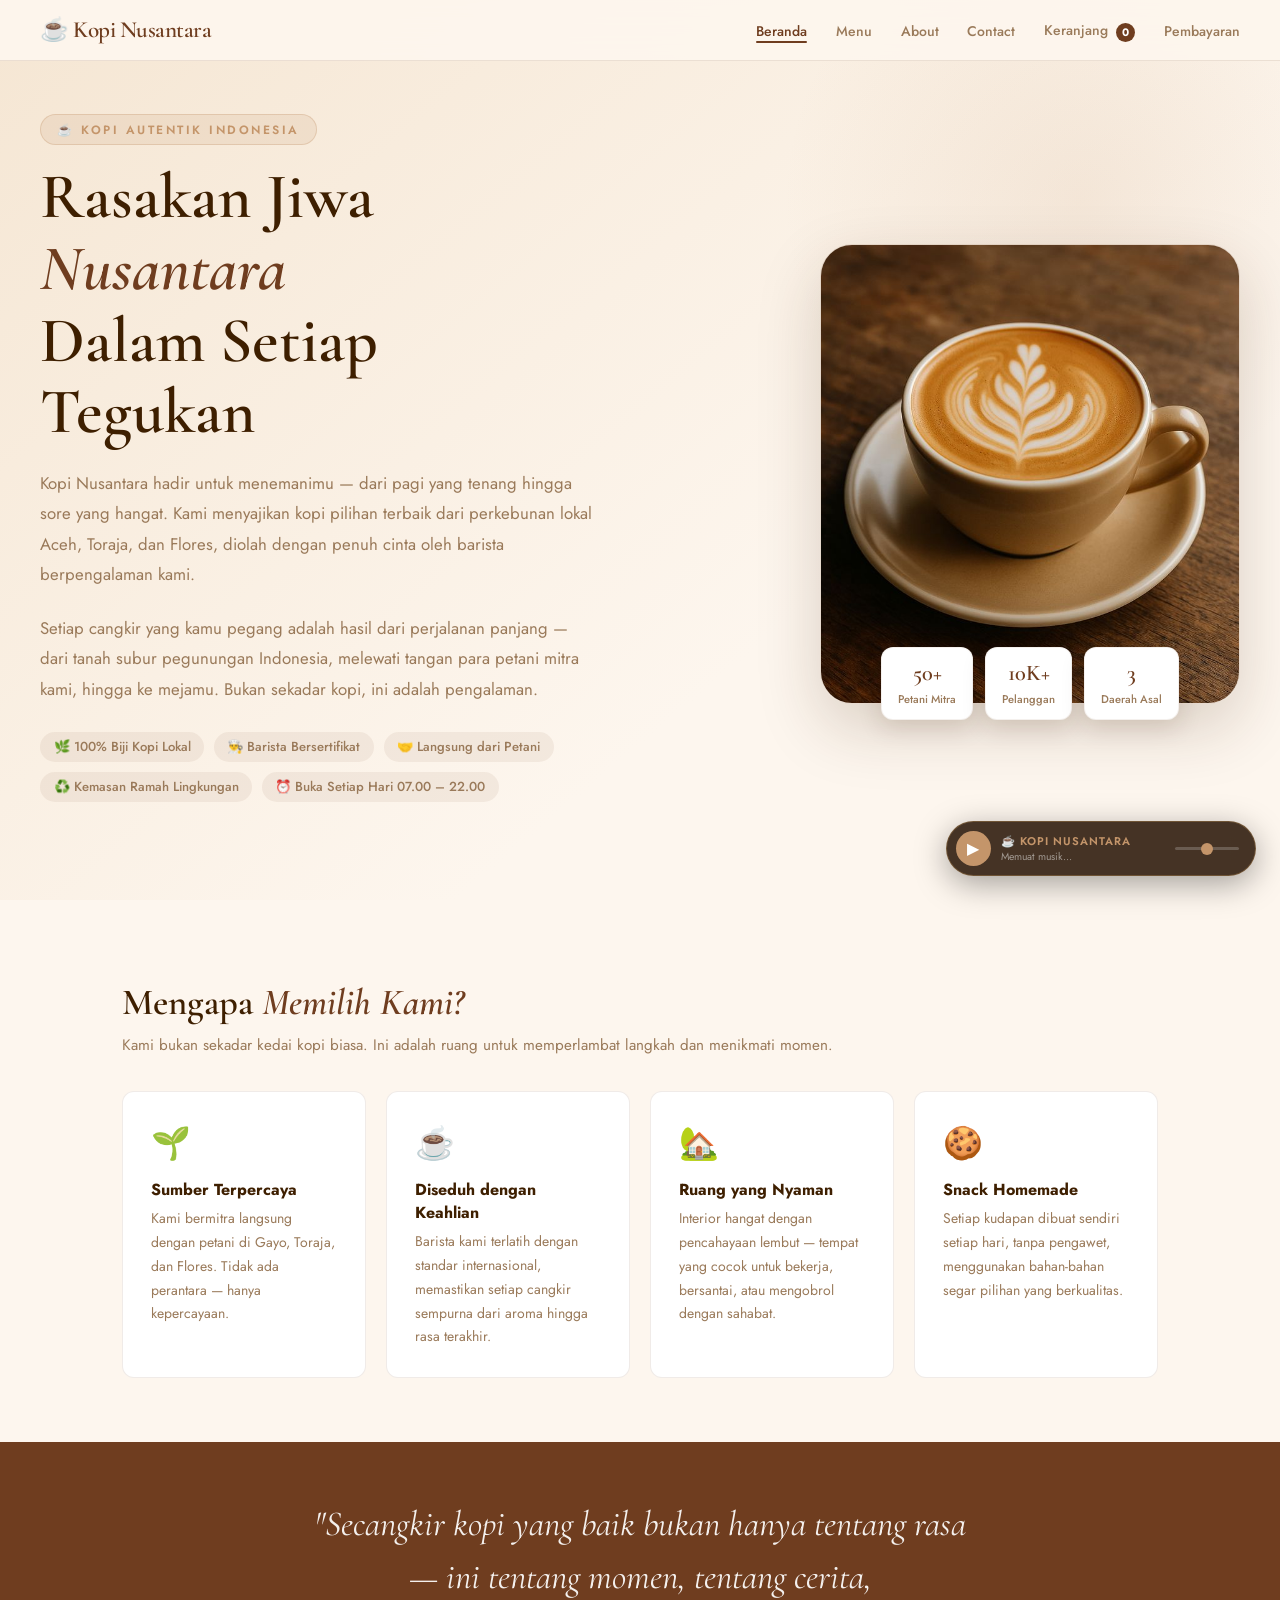
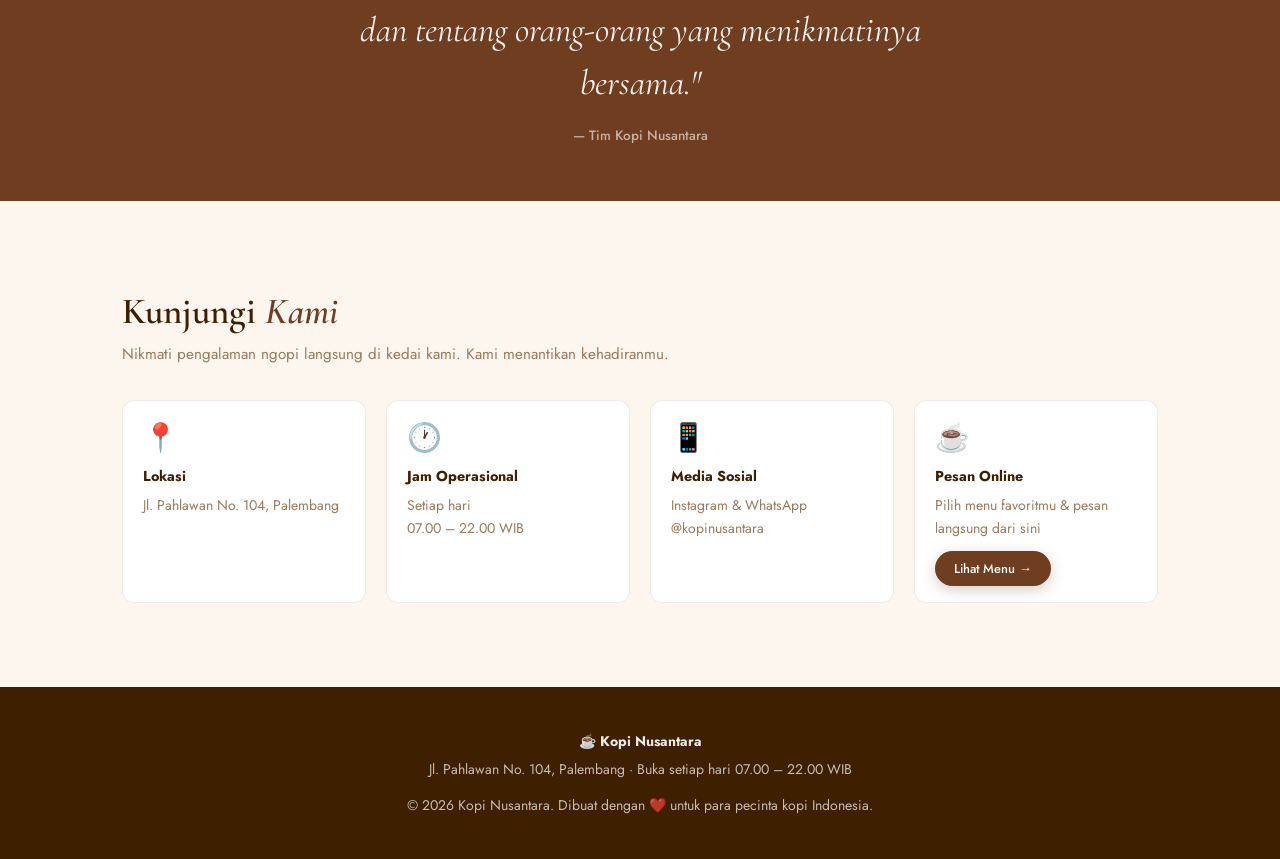
<file: index.html>
<!DOCTYPE html>
<html lang="id">
<head>
  <meta charset="UTF-8"/>
  <meta name="viewport" content="width=device-width, initial-scale=1.0"/>
  <title>Kopi Nusantara – Beranda</title>
  <link rel="stylesheet" href="style.css"/>
  <link href="https://fonts.googleapis.com/css2?family=Cormorant+Garamond:ital,wght@0,600;1,400&family=Jost:wght@300;400;500;600&display=swap" rel="stylesheet"/>
</head>
<body>

  <nav class="navbar" id="navbar">
    <div class="brand">☕ Kopi Nusantara</div>
    <ul class="nav-links">
      <li><a href="index.html">Beranda</a></li>
      <li><a href="menu.html">Menu</a></li>
      <li><a href="about.html">About</a></li>
      <li><a href="contact.html">Contact</a></li>
      <li><a href="keranjang.html">Keranjang <span class="badge" id="cartBadge">0</span></a></li>
      <li><a href="pembayaran.html">Pembayaran</a></li>
    </ul>
  </nav>

  <!-- HERO -->
  <section class="hero" id="home">
    <div class="hero-content">
      <span class="hero-tag">☕ Kopi Autentik Indonesia</span>
      <h1>Rasakan Jiwa<br/><em>Nusantara</em><br/>Dalam Setiap Tegukan</h1>
      <p class="hero-desc">
        Kopi Nusantara hadir untuk menemanimu — dari pagi yang tenang hingga sore yang hangat.
        Kami menyajikan kopi pilihan terbaik dari perkebunan lokal Aceh, Toraja, dan Flores,
        diolah dengan penuh cinta oleh barista berpengalaman kami.
      </p>
      <p class="hero-desc" style="margin-bottom:1.75rem;">
        Setiap cangkir yang kamu pegang adalah hasil dari perjalanan panjang —
        dari tanah subur pegunungan Indonesia, melewati tangan para petani mitra kami,
        hingga ke mejamu. Bukan sekadar kopi, ini adalah pengalaman.
      </p>
      <div class="hero-features">
        <span class="hero-feature">🌿 100% Biji Kopi Lokal</span>
        <span class="hero-feature">👨‍🍳 Barista Bersertifikat</span>
        <span class="hero-feature">🤝 Langsung dari Petani</span>
        <span class="hero-feature">♻️ Kemasan Ramah Lingkungan</span>
        <span class="hero-feature">⏰ Buka Setiap Hari 07.00 – 22.00</span>
      </div>
    </div>

    <div class="hero-visual">
      <div class="hero-photo-wrap" id="heroPhotoWrap" style="display:none;">
        <img src="" alt="Kopi Nusantara" id="heroPhoto" onerror="showHeroPlaceholder()"/>
      </div>
      <div class="hero-photo-placeholder" id="heroPlaceholder">
        <span>📷</span>
        <p>Foto Beranda</p>
        <small>Ganti src="FOTO_KAMU.jpg" di index.html</small>
      </div>
      <div class="hero-badges" id="heroBadges">
        <div class="hero-badge">
          <span class="hb-num">50+</span>
          <span class="hb-label">Petani Mitra</span>
        </div>
        <div class="hero-badge">
          <span class="hb-num">10K+</span>
          <span class="hb-label">Pelanggan</span>
        </div>
        <div class="hero-badge">
          <span class="hb-num">3</span>
          <span class="hb-label">Daerah Asal</span>
        </div>
      </div>
    </div>
  </section>

  <!-- WHY US -->
  <section class="section" style="padding-top:5rem;padding-bottom:4rem;">
    <div class="container">
      <h2 class="sec-title">Mengapa <em>Memilih Kami?</em></h2>
      <p class="sec-sub">Kami bukan sekadar kedai kopi biasa. Ini adalah ruang untuk memperlambat langkah dan menikmati momen.</p>
      <div style="display:grid;grid-template-columns:repeat(auto-fill,minmax(240px,1fr));gap:1.25rem;margin-top:1.5rem;">
        <div class="stat" style="text-align:left;padding:1.75rem;">
          <span style="font-size:2rem;display:block;margin-bottom:.75rem;">🌱</span>
          <strong style="display:block;font-size:1rem;color:var(--brown);margin-bottom:.4rem;">Sumber Terpercaya</strong>
          <p style="font-size:.875rem;color:var(--muted);line-height:1.7;">Kami bermitra langsung dengan petani di Gayo, Toraja, dan Flores. Tidak ada perantara — hanya kepercayaan.</p>
        </div>
        <div class="stat" style="text-align:left;padding:1.75rem;">
          <span style="font-size:2rem;display:block;margin-bottom:.75rem;">☕</span>
          <strong style="display:block;font-size:1rem;color:var(--brown);margin-bottom:.4rem;">Diseduh dengan Keahlian</strong>
          <p style="font-size:.875rem;color:var(--muted);line-height:1.7;">Barista kami terlatih dengan standar internasional, memastikan setiap cangkir sempurna dari aroma hingga rasa terakhir.</p>
        </div>
        <div class="stat" style="text-align:left;padding:1.75rem;">
          <span style="font-size:2rem;display:block;margin-bottom:.75rem;">🏡</span>
          <strong style="display:block;font-size:1rem;color:var(--brown);margin-bottom:.4rem;">Ruang yang Nyaman</strong>
          <p style="font-size:.875rem;color:var(--muted);line-height:1.7;">Interior hangat dengan pencahayaan lembut — tempat yang cocok untuk bekerja, bersantai, atau mengobrol dengan sahabat.</p>
        </div>
        <div class="stat" style="text-align:left;padding:1.75rem;">
          <span style="font-size:2rem;display:block;margin-bottom:.75rem;">🍪</span>
          <strong style="display:block;font-size:1rem;color:var(--brown);margin-bottom:.4rem;">Snack Homemade</strong>
          <p style="font-size:.875rem;color:var(--muted);line-height:1.7;">Setiap kudapan dibuat sendiri setiap hari, tanpa pengawet, menggunakan bahan-bahan segar pilihan yang berkualitas.</p>
        </div>
      </div>
    </div>
  </section>

  <!-- QUOTE BANNER -->
  <div style="background:var(--coffee);padding:3.5rem 2rem;text-align:center;">
    <p style="font-family:'Cormorant Garamond',serif;font-size:clamp(1.5rem,3vw,2.2rem);color:rgba(255,255,255,.92);font-style:italic;max-width:680px;margin:0 auto;line-height:1.5;">
      "Secangkir kopi yang baik bukan hanya tentang rasa — ini tentang momen, tentang cerita,<br/> dan tentang orang-orang yang menikmatinya bersama."
    </p>
    <p style="color:rgba(255,255,255,.6);font-size:.85rem;margin-top:1rem;font-weight:500;">— Tim Kopi Nusantara</p>
  </div>

  <!-- VISIT US -->
  <section class="section" style="padding-bottom:4.5rem;">
    <div class="container">
      <h2 class="sec-title">Kunjungi <em>Kami</em></h2>
      <p class="sec-sub">Nikmati pengalaman ngopi langsung di kedai kami. Kami menantikan kehadiranmu.</p>
      <div style="display:grid;grid-template-columns:repeat(auto-fill,minmax(220px,1fr));gap:1.25rem;">
        <div class="cart-item" style="flex-direction:column;align-items:flex-start;gap:.5rem;">
          <span style="font-size:1.75rem;">📍</span>
          <strong style="font-size:.9rem;color:var(--brown);">Lokasi</strong>
          <p style="font-size:.875rem;color:var(--muted);line-height:1.6;">Jl. Pahlawan No. 104, Palembang</p>
        </div>
        <div class="cart-item" style="flex-direction:column;align-items:flex-start;gap:.5rem;">
          <span style="font-size:1.75rem;">🕐</span>
          <strong style="font-size:.9rem;color:var(--brown);">Jam Operasional</strong>
          <p style="font-size:.875rem;color:var(--muted);line-height:1.6;">Setiap hari<br/>07.00 – 22.00 WIB</p>
        </div>
        <div class="cart-item" style="flex-direction:column;align-items:flex-start;gap:.5rem;">
          <span style="font-size:1.75rem;">📱</span>
          <strong style="font-size:.9rem;color:var(--brown);">Media Sosial</strong>
          <p style="font-size:.875rem;color:var(--muted);line-height:1.6;">Instagram &amp; WhatsApp<br/>@kopinusantara</p>
        </div>
        <div class="cart-item" style="flex-direction:column;align-items:flex-start;gap:.5rem;">
          <span style="font-size:1.75rem;">☕</span>
          <strong style="font-size:.9rem;color:var(--brown);">Pesan Online</strong>
          <p style="font-size:.875rem;color:var(--muted);line-height:1.6;">Pilih menu favoritmu &amp; pesan langsung dari sini</p>
          <a href="menu.html" class="btn" style="margin-top:.25rem;padding:.5rem 1.2rem;font-size:.8rem;">Lihat Menu →</a>
        </div>
      </div>
    </div>
  </section>

  <footer class="footer">
    <p><strong>☕ Kopi Nusantara</strong></p>
    <p>Jl. Pahlawan No. 104, Palembang · Buka setiap hari 07.00 – 22.00 WIB</p>
    <p style="margin-top:.5rem;">© 2026 Kopi Nusantara. Dibuat dengan ❤️ untuk para pecinta kopi Indonesia.</p>
  </footer>

  <script src="js/data.js"></script>
  <script src="js/ui.js"></script>
  <script src="js/cart.js"></script>
  <script src="js/audio.js"></script>
  <script src="js/pages.js"></script>
  <script src="js/navigation.js"></script>
  <script src="js/main.js"></script>
</body>
</html>
</file>
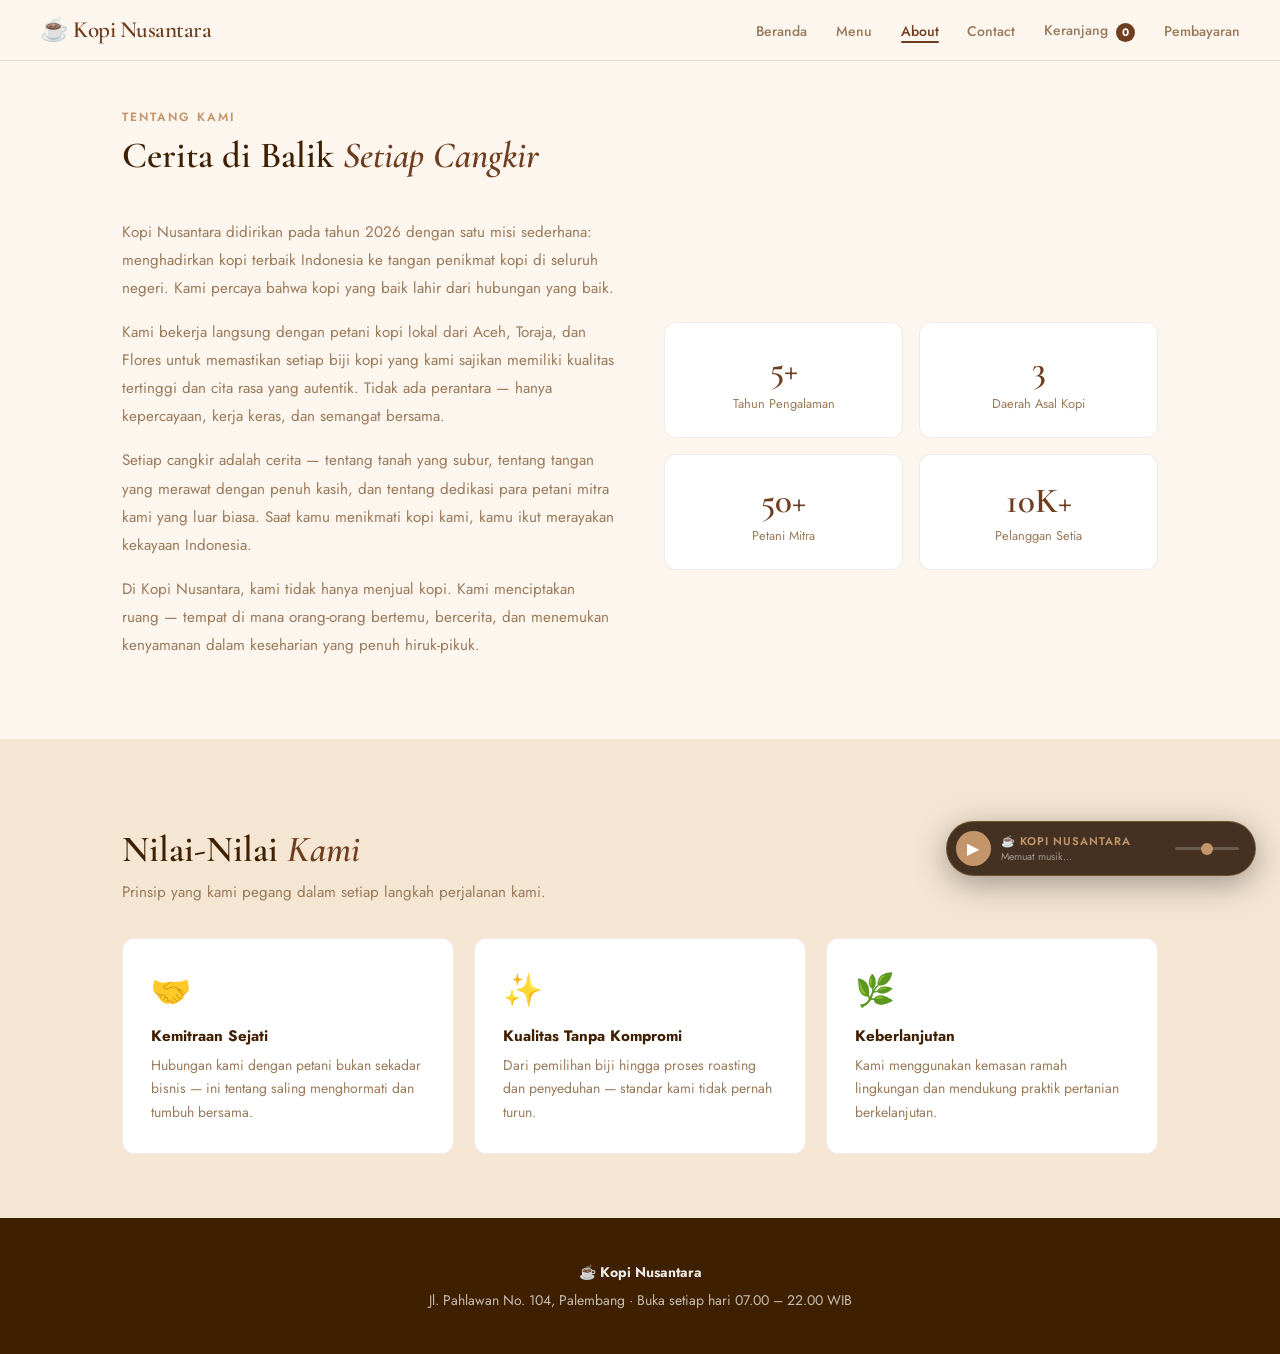
<file: about.html>
<!DOCTYPE html>
<html lang="id">
<head>
  <meta charset="UTF-8"/>
  <meta name="viewport" content="width=device-width, initial-scale=1.0"/>
  <title>About – Kopi Nusantara</title>
  <link rel="stylesheet" href="style.css"/>
  <link href="https://fonts.googleapis.com/css2?family=Cormorant+Garamond:ital,wght@0,600;1,400&family=Jost:wght@300;400;500;600&display=swap" rel="stylesheet"/>
</head>
<body>

  <nav class="navbar" id="navbar">
    <div class="brand">☕ Kopi Nusantara</div>
    <ul class="nav-links">
      <li><a href="index.html">Beranda</a></li>
      <li><a href="menu.html">Menu</a></li>
      <li><a href="about.html">About</a></li>
      <li><a href="contact.html">Contact</a></li>
      <li><a href="keranjang.html">Keranjang <span class="badge" id="cartBadge">0</span></a></li>
      <li><a href="pembayaran.html">Pembayaran</a></li>
    </ul>
  </nav>

  <section class="section" style="padding-top:6.5rem;">
    <div class="container">
      <span style="font-size:.75rem;font-weight:600;letter-spacing:2px;text-transform:uppercase;color:var(--latte);">Tentang Kami</span>
      <h2 class="sec-title" style="margin-top:.35rem;">Cerita di Balik <em>Setiap Cangkir</em></h2>
      <div class="about-grid" style="margin-top:2.5rem;">
        <div class="about-text">
          <p>Kopi Nusantara didirikan pada tahun 2026 dengan satu misi sederhana: menghadirkan kopi terbaik Indonesia ke tangan penikmat kopi di seluruh negeri. Kami percaya bahwa kopi yang baik lahir dari hubungan yang baik.</p>
          <p>Kami bekerja langsung dengan petani kopi lokal dari Aceh, Toraja, dan Flores untuk memastikan setiap biji kopi yang kami sajikan memiliki kualitas tertinggi dan cita rasa yang autentik. Tidak ada perantara — hanya kepercayaan, kerja keras, dan semangat bersama.</p>
          <p>Setiap cangkir adalah cerita — tentang tanah yang subur, tentang tangan yang merawat dengan penuh kasih, dan tentang dedikasi para petani mitra kami yang luar biasa. Saat kamu menikmati kopi kami, kamu ikut merayakan kekayaan Indonesia.</p>
          <p>Di Kopi Nusantara, kami tidak hanya menjual kopi. Kami menciptakan ruang — tempat di mana orang-orang bertemu, bercerita, dan menemukan kenyamanan dalam keseharian yang penuh hiruk-pikuk.</p>
        </div>
        <div class="about-stats">
          <div class="stat"><span class="stat-num">5+</span><span class="stat-label">Tahun Pengalaman</span></div>
          <div class="stat"><span class="stat-num">3</span><span class="stat-label">Daerah Asal Kopi</span></div>
          <div class="stat"><span class="stat-num">50+</span><span class="stat-label">Petani Mitra</span></div>
          <div class="stat"><span class="stat-num">10K+</span><span class="stat-label">Pelanggan Setia</span></div>
        </div>
      </div>
    </div>
  </section>

  <!-- VALUES -->
  <section class="section section-alt">
    <div class="container">
      <h2 class="sec-title">Nilai-Nilai <em>Kami</em></h2>
      <p class="sec-sub">Prinsip yang kami pegang dalam setiap langkah perjalanan kami.</p>
      <div style="display:grid;grid-template-columns:repeat(auto-fill,minmax(250px,1fr));gap:1.25rem;">
        <div class="stat" style="text-align:left;padding:1.75rem;">
          <span style="font-size:2rem;display:block;margin-bottom:.75rem;">🤝</span>
          <strong style="display:block;font-size:.95rem;color:var(--brown);margin-bottom:.4rem;">Kemitraan Sejati</strong>
          <p style="font-size:.875rem;color:var(--muted);line-height:1.7;">Hubungan kami dengan petani bukan sekadar bisnis — ini tentang saling menghormati dan tumbuh bersama.</p>
        </div>
        <div class="stat" style="text-align:left;padding:1.75rem;">
          <span style="font-size:2rem;display:block;margin-bottom:.75rem;">✨</span>
          <strong style="display:block;font-size:.95rem;color:var(--brown);margin-bottom:.4rem;">Kualitas Tanpa Kompromi</strong>
          <p style="font-size:.875rem;color:var(--muted);line-height:1.7;">Dari pemilihan biji hingga proses roasting dan penyeduhan — standar kami tidak pernah turun.</p>
        </div>
        <div class="stat" style="text-align:left;padding:1.75rem;">
          <span style="font-size:2rem;display:block;margin-bottom:.75rem;">🌿</span>
          <strong style="display:block;font-size:.95rem;color:var(--brown);margin-bottom:.4rem;">Keberlanjutan</strong>
          <p style="font-size:.875rem;color:var(--muted);line-height:1.7;">Kami menggunakan kemasan ramah lingkungan dan mendukung praktik pertanian berkelanjutan.</p>
        </div>
      </div>
    </div>
  </section>

  <footer class="footer">
    <p><strong>☕ Kopi Nusantara</strong></p>
    <p>Jl. Pahlawan No. 104, Palembang · Buka setiap hari 07.00 – 22.00 WIB</p>
  </footer>

  <script src="js/data.js"></script>
  <script src="js/ui.js"></script>
  <script src="js/cart.js"></script>
  <script src="js/audio.js"></script>
  <script src="js/pages.js"></script>
  <script src="js/navigation.js"></script>
  <script src="js/main.js"></script>
</body>
</html>
</file>
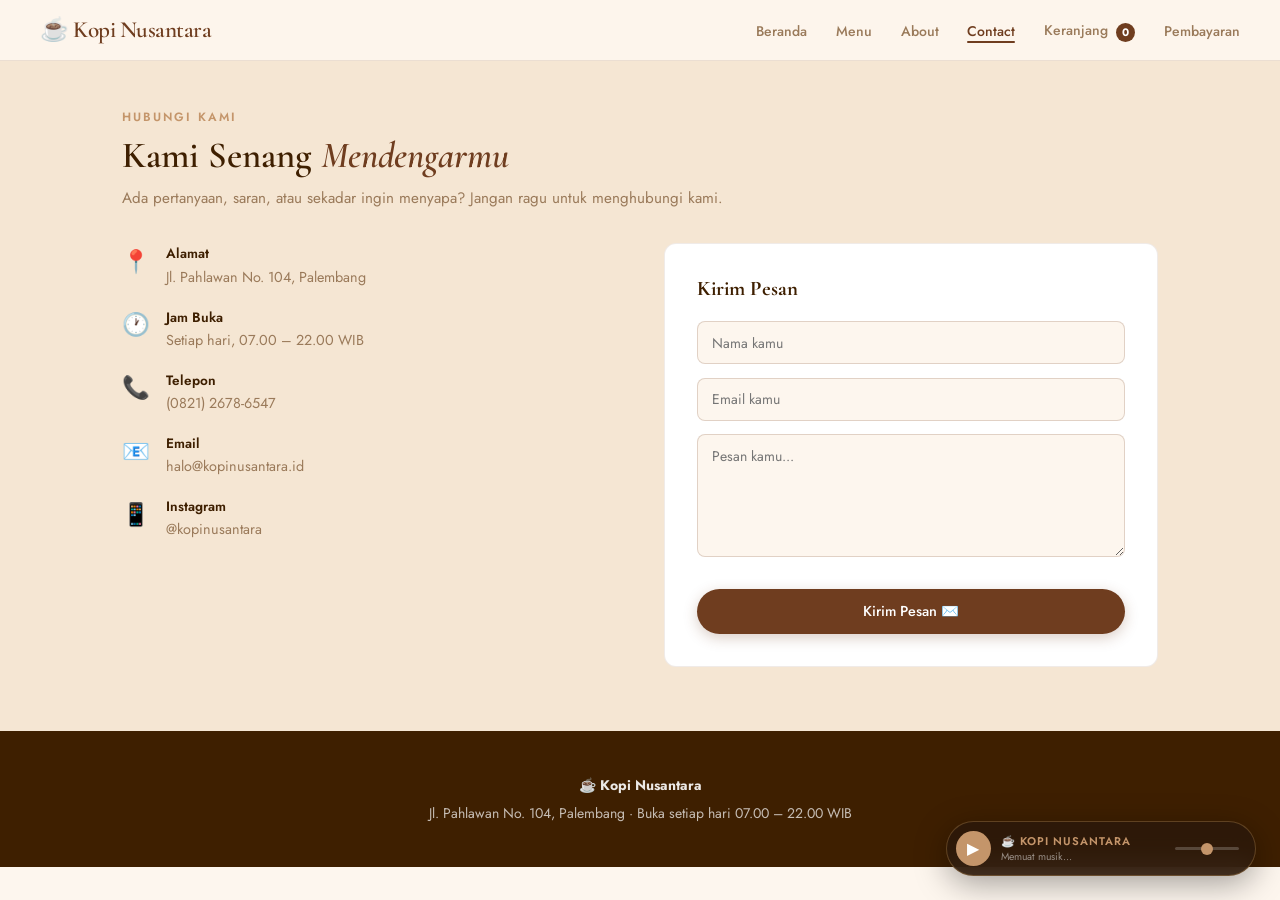
<file: contact.html>
<!DOCTYPE html>
<html lang="id">
<head>
  <meta charset="UTF-8"/>
  <meta name="viewport" content="width=device-width, initial-scale=1.0"/>
  <title>Contact – Kopi Nusantara</title>
  <link rel="stylesheet" href="style.css"/>
  <link href="https://fonts.googleapis.com/css2?family=Cormorant+Garamond:ital,wght@0,600;1,400&family=Jost:wght@300;400;500;600&display=swap" rel="stylesheet"/>
</head>
<body>

  <nav class="navbar" id="navbar">
    <div class="brand">☕ Kopi Nusantara</div>
    <ul class="nav-links">
      <li><a href="index.html">Beranda</a></li>
      <li><a href="menu.html">Menu</a></li>
      <li><a href="about.html">About</a></li>
      <li><a href="contact.html">Contact</a></li>
      <li><a href="keranjang.html">Keranjang <span class="badge" id="cartBadge">0</span></a></li>
      <li><a href="pembayaran.html">Pembayaran</a></li>
    </ul>
  </nav>

  <section class="section section-alt" style="padding-top:6.5rem;">
    <div class="container">
      <span style="font-size:.75rem;font-weight:600;letter-spacing:2px;text-transform:uppercase;color:var(--latte);">Hubungi Kami</span>
      <h2 class="sec-title" style="margin-top:.35rem;">Kami Senang <em>Mendengarmu</em></h2>
      <p class="sec-sub">Ada pertanyaan, saran, atau sekadar ingin menyapa? Jangan ragu untuk menghubungi kami.</p>

      <div class="contact-grid">
        <div class="contact-info">
          <div class="contact-item">
            <span class="c-icon">📍</span>
            <div><strong>Alamat</strong><p>Jl. Pahlawan No. 104, Palembang</p></div>
          </div>
          <div class="contact-item">
            <span class="c-icon">🕐</span>
            <div><strong>Jam Buka</strong><p>Setiap hari, 07.00 – 22.00 WIB</p></div>
          </div>
          <div class="contact-item">
            <span class="c-icon">📞</span>
            <div><strong>Telepon</strong><p>(0821) 2678-6547</p></div>
          </div>
          <div class="contact-item">
            <span class="c-icon">📧</span>
            <div><strong>Email</strong><p>halo@kopinusantara.id</p></div>
          </div>
          <div class="contact-item">
            <span class="c-icon">📱</span>
            <div><strong>Instagram</strong><p>@kopinusantara</p></div>
          </div>
        </div>

        <form class="contact-form" onsubmit="submitContact(event)">
          <h3>Kirim Pesan</h3>
          <input type="text" placeholder="Nama kamu" required/>
          <input type="email" placeholder="Email kamu" required/>
          <textarea placeholder="Pesan kamu..." rows="5" required></textarea>
          <button type="submit" class="btn full">Kirim Pesan ✉️</button>
        </form>
      </div>
    </div>
  </section>

  <footer class="footer">
    <p><strong>☕ Kopi Nusantara</strong></p>
    <p>Jl. Pahlawan No. 104, Palembang · Buka setiap hari 07.00 – 22.00 WIB</p>
  </footer>

  <script src="js/data.js"></script>
  <script src="js/ui.js"></script>
  <script src="js/cart.js"></script>
  <script src="js/audio.js"></script>
  <script src="js/pages.js"></script>
  <script src="js/navigation.js"></script>
  <script src="js/main.js"></script>
</body>
</html>
</file>
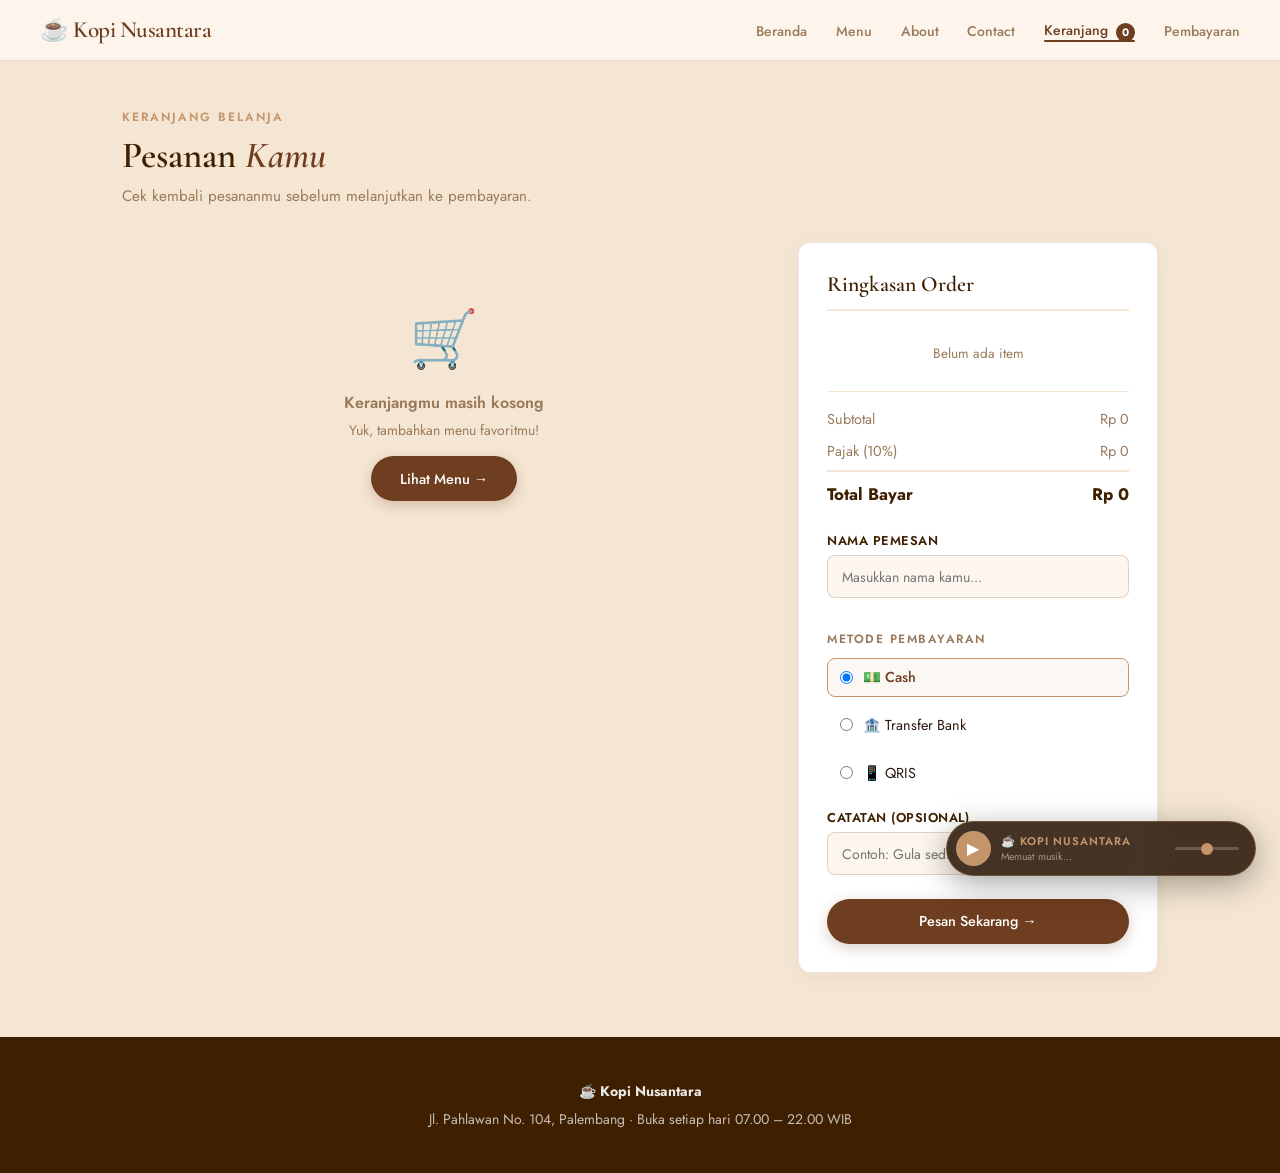
<file: keranjang.html>
<!DOCTYPE html>
<html lang="id">
<head>
  <meta charset="UTF-8"/>
  <meta name="viewport" content="width=device-width, initial-scale=1.0"/>
  <title>Keranjang – Kopi Nusantara</title>
  <link rel="stylesheet" href="style.css"/>
  <link href="https://fonts.googleapis.com/css2?family=Cormorant+Garamond:ital,wght@0,600;1,400&family=Jost:wght@300;400;500;600&display=swap" rel="stylesheet"/>
</head>
<body>

  <nav class="navbar" id="navbar">
    <div class="brand">☕ Kopi Nusantara</div>
    <ul class="nav-links">
      <li><a href="index.html">Beranda</a></li>
      <li><a href="menu.html">Menu</a></li>
      <li><a href="about.html">About</a></li>
      <li><a href="contact.html">Contact</a></li>
      <li><a href="keranjang.html">Keranjang <span class="badge" id="cartBadge">0</span></a></li>
      <li><a href="pembayaran.html">Pembayaran</a></li>
    </ul>
  </nav>

  <section class="section section-alt" style="padding-top:6.5rem;">
    <div class="container">
      <span style="font-size:.75rem;font-weight:600;letter-spacing:2px;text-transform:uppercase;color:var(--latte);">Keranjang Belanja</span>
      <h2 class="sec-title" style="margin-top:.35rem;margin-bottom:.4rem;">Pesanan <em>Kamu</em></h2>
      <p class="sec-sub">Cek kembali pesananmu sebelum melanjutkan ke pembayaran.</p>

      <div class="cart-wrap">
        <!-- ITEM LIST -->
        <div>
          <div id="cartList">
            <div class="empty" id="cartEmpty">
              <span>🛒</span>
              <p style="font-weight:600;font-size:1rem;margin-bottom:.4rem;">Keranjangmu masih kosong</p>
              <p style="font-size:.875rem;">Yuk, tambahkan menu favoritmu!</p>
              <a href="menu.html" class="btn" style="margin-top:1rem;display:inline-block;">Lihat Menu →</a>
            </div>
          </div>
        </div>

        <!-- SUMMARY -->
        <div class="summary">
          <h3>Ringkasan Order</h3>

          <!-- Item breakdown -->
          <div class="summary-items" id="summaryItems">
            <p style="font-size:.85rem;color:var(--muted);text-align:center;padding:.75rem 0;">Belum ada item</p>
          </div>

          <div class="summary-divider"></div>

          <!-- Totals -->
          <div class="row"><span>Subtotal</span><span id="subtotal">Rp 0</span></div>
          <div class="row"><span>Pajak (10%)</span><span id="tax">Rp 0</span></div>
          <div class="row bold"><span>Total Bayar</span><span id="total">Rp 0</span></div>

          <!-- Payer Name -->
          <div style="margin-top:1.25rem;">
            <label class="input-label" for="nameInput">Nama Pemesan</label>
            <input id="nameInput" class="name-input" type="text" placeholder="Masukkan nama kamu..." required/>
          </div>

          <!-- Payment Method -->
          <p class="pay-label">Metode Pembayaran</p>
          <div class="pay-opts">
            <label><input type="radio" name="pay" value="Cash" checked/> 💵 Cash</label>
            <label><input type="radio" name="pay" value="Transfer"/> 🏦 Transfer Bank</label>
            <label><input type="radio" name="pay" value="QRIS"/> 📱 QRIS</label>
          </div>

          <!-- Note -->
          <label class="input-label" for="noteInput">Catatan (opsional)</label>
          <input id="noteInput" class="note" type="text" placeholder="Contoh: Gula sedikit, tidak pakai es..."/>

          <button class="btn full" id="checkoutBtn">Pesan Sekarang →</button>
        </div>
      </div>
    </div>
  </section>

  <footer class="footer">
    <p><strong>☕ Kopi Nusantara</strong></p>
    <p>Jl. Pahlawan No. 104, Palembang · Buka setiap hari 07.00 – 22.00 WIB</p>
  </footer>

  <script src="js/data.js"></script>
  <script src="js/ui.js"></script>
  <script src="js/cart.js"></script>
  <script src="js/audio.js"></script>
  <script src="js/pages.js"></script>
  <script src="js/navigation.js"></script>
  <script src="js/main.js"></script>
</body>
</html>
</file>
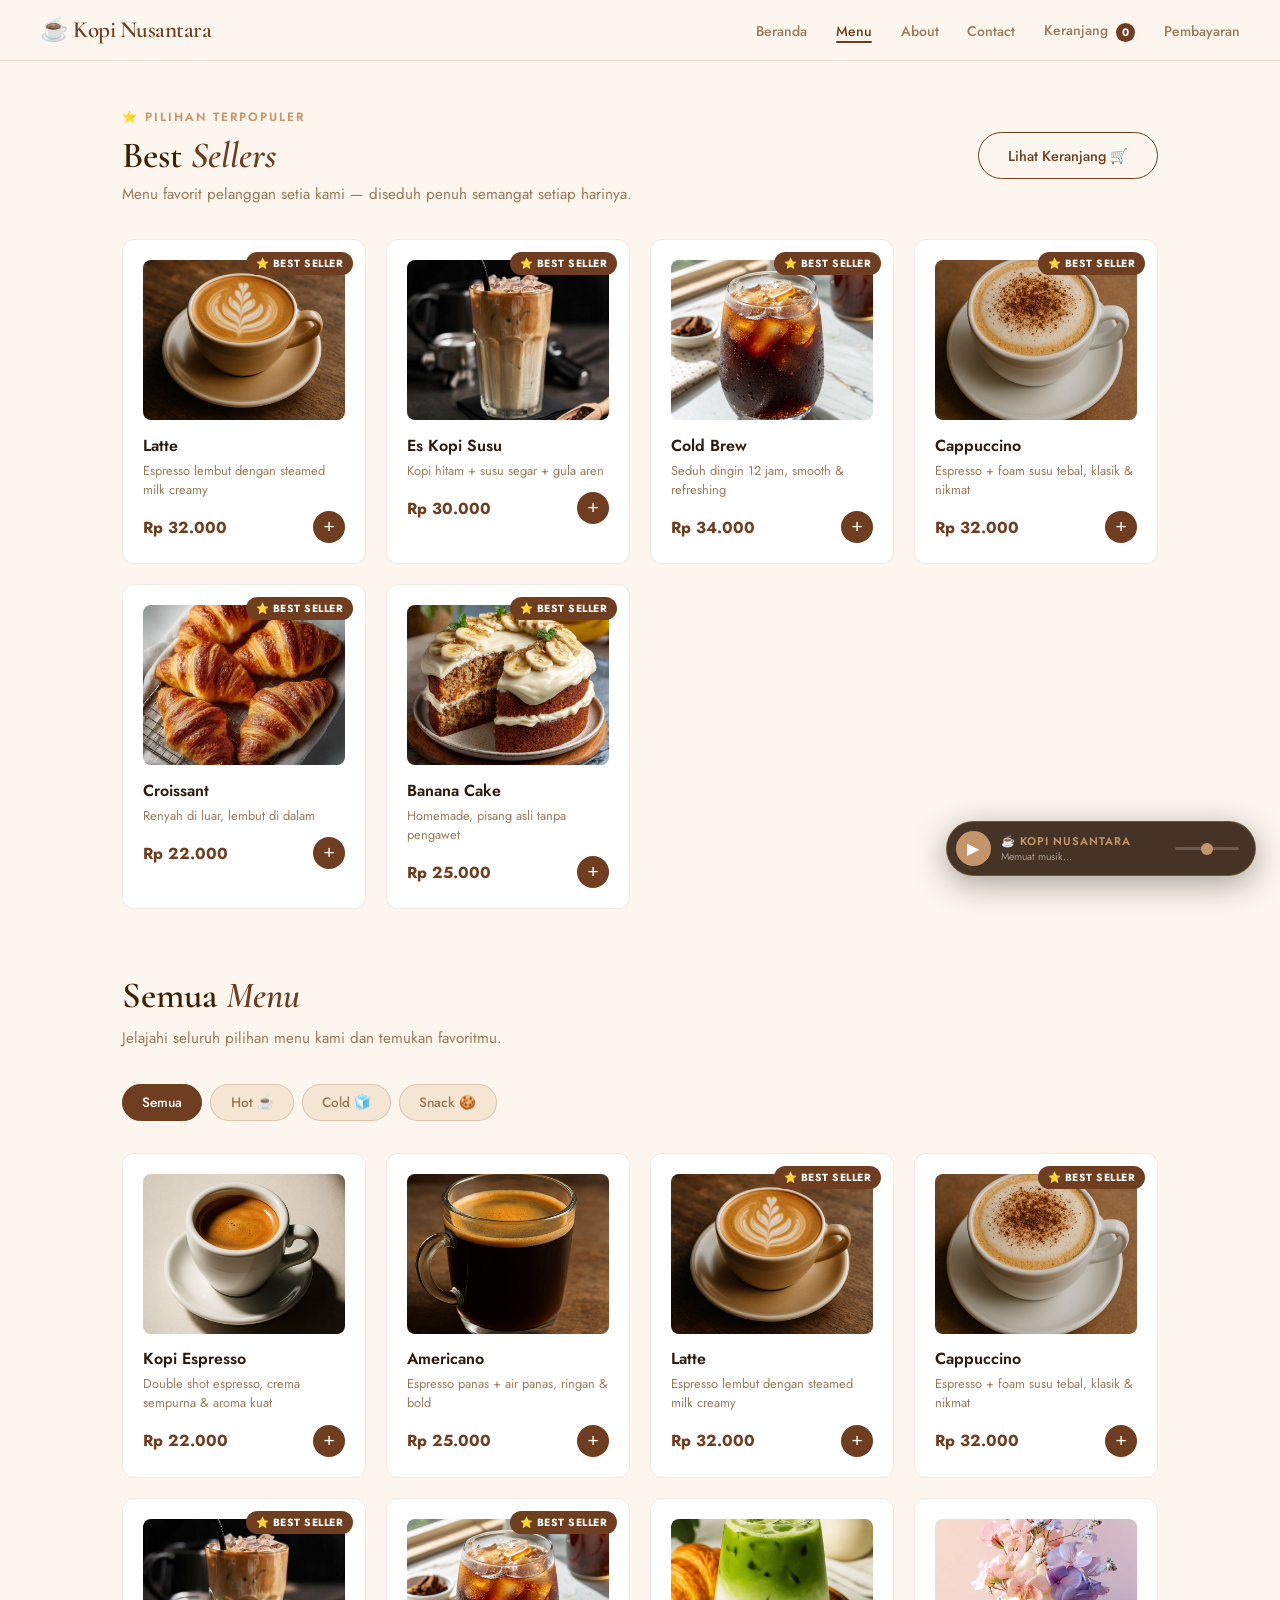
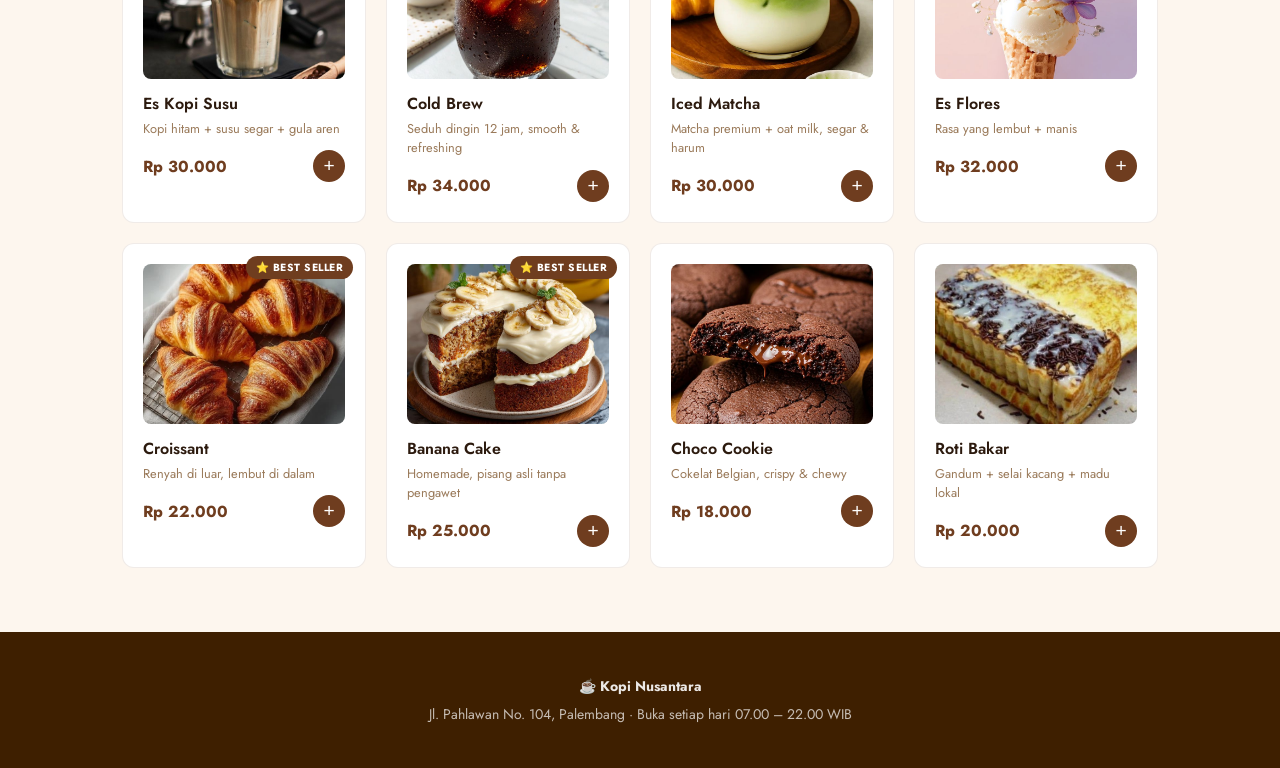
<file: menu.html>
<!DOCTYPE html>
<html lang="id">
<head>
  <meta charset="UTF-8"/>
  <meta name="viewport" content="width=device-width, initial-scale=1.0"/>
  <title>Menu – Kopi Nusantara</title>
  <link rel="stylesheet" href="style.css"/>
  <link href="https://fonts.googleapis.com/css2?family=Cormorant+Garamond:ital,wght@0,600;1,400&family=Jost:wght@300;400;500;600&display=swap" rel="stylesheet"/>
</head>
<body>

  <nav class="navbar" id="navbar">
    <div class="brand">☕ Kopi Nusantara</div>
    <ul class="nav-links">
      <li><a href="index.html">Beranda</a></li>
      <li><a href="menu.html">Menu</a></li>
      <li><a href="about.html">About</a></li>
      <li><a href="contact.html">Contact</a></li>
      <li><a href="keranjang.html">Keranjang <span class="badge" id="cartBadge">0</span></a></li>
      <li><a href="pembayaran.html">Pembayaran</a></li>
    </ul>
  </nav>

  <section class="section" style="padding-top:6.5rem;" id="menu">
    <div class="container">
      <!-- BEST SELLERS -->
      <div style="display:flex;align-items:center;justify-content:space-between;flex-wrap:wrap;gap:1rem;margin-bottom:.5rem;">
        <div>
          <span style="font-size:.75rem;font-weight:600;letter-spacing:2px;text-transform:uppercase;color:var(--latte);">⭐ Pilihan Terpopuler</span>
          <h2 class="sec-title" style="margin-top:.35rem;margin-bottom:.25rem;">Best <em>Sellers</em></h2>
          <p class="sec-sub" style="margin-bottom:0;">Menu favorit pelanggan setia kami — diseduh penuh semangat setiap harinya.</p>
        </div>
        <a href="keranjang.html" class="btn outline">Lihat Keranjang 🛒</a>
      </div>

      <div class="grid" id="bestSellerGrid" style="margin-top:2rem;"></div>

      <!-- ALL MENU -->
      <div style="margin-top:4rem;">
        <h2 class="sec-title">Semua <em>Menu</em></h2>
        <p class="sec-sub">Jelajahi seluruh pilihan menu kami dan temukan favoritmu.</p>
        <div class="tabs">
          <button class="tab active" data-cat="all">Semua</button>
          <button class="tab" data-cat="hot">Hot ☕</button>
          <button class="tab" data-cat="cold">Cold 🧊</button>
          <button class="tab" data-cat="snack">Snack 🍪</button>
        </div>
        <div class="grid" id="menuGrid"></div>
      </div>
    </div>
  </section>

  <footer class="footer">
    <p><strong>☕ Kopi Nusantara</strong></p>
    <p>Jl. Pahlawan No. 104, Palembang · Buka setiap hari 07.00 – 22.00 WIB</p>
  </footer>

  <script src="js/data.js"></script>
  <script src="js/ui.js"></script>
  <script src="js/cart.js"></script>
  <script src="js/audio.js"></script>
  <script src="js/pages.js"></script>
  <script src="js/navigation.js"></script>
  <script src="js/main.js"></script>
</body>
</html>
</file>
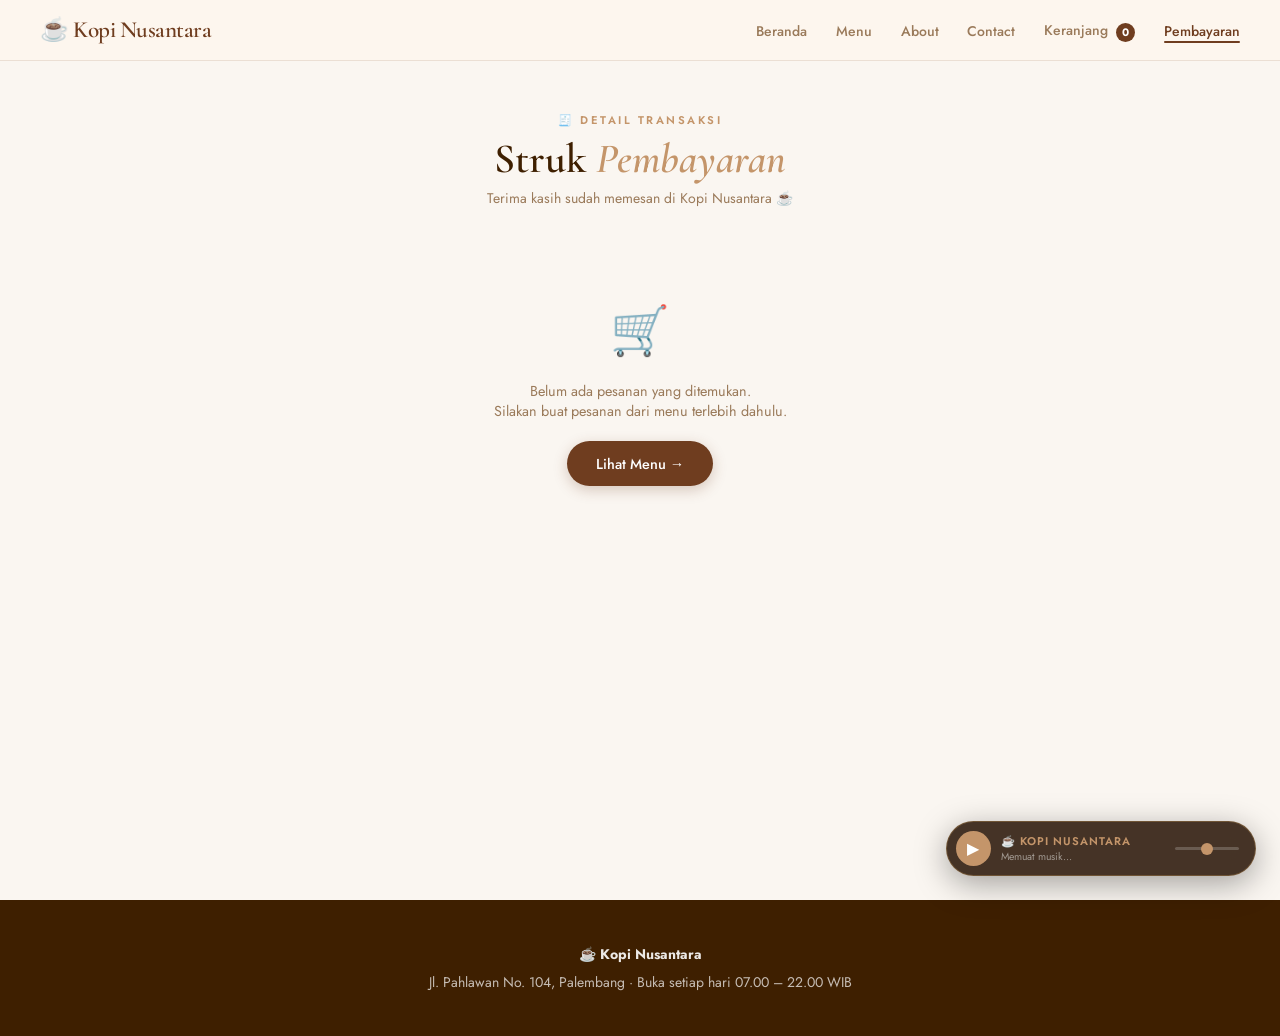
<file: pembayaran.html>
<!DOCTYPE html>
<html lang="id">
<head>
  <meta charset="UTF-8"/>
  <meta name="viewport" content="width=device-width, initial-scale=1.0"/>
  <title>Pembayaran – Kopi Nusantara</title>
  <link rel="stylesheet" href="style.css"/>
  <link href="https://fonts.googleapis.com/css2?family=Cormorant+Garamond:ital,wght@0,600;1,400&family=Jost:wght@300;400;500;600&display=swap" rel="stylesheet"/>
  <style>
    /* ══════════════════════════════════════
       PEMBAYARAN PAGE – STRUK / RECEIPT
    ══════════════════════════════════════ */

    .pay-page {
      min-height: 100vh;
      padding: 7rem 1.25rem 4rem;
      display: flex;
      flex-direction: column;
      align-items: center;
      background: var(--bg, #faf6f1);
    }

    /* ── Header label ── */
    .pay-page .page-label {
      font-size: .7rem;
      font-weight: 600;
      letter-spacing: 2.5px;
      text-transform: uppercase;
      color: var(--latte, #c8975a);
      margin-bottom: .35rem;
      text-align: center;
    }
    .pay-page .page-title {
      font-family: 'Cormorant Garamond', serif;
      font-size: clamp(1.8rem, 4vw, 2.6rem);
      font-weight: 600;
      color: var(--brown, #3d1f0d);
      text-align: center;
      margin-bottom: .3rem;
    }
    .pay-page .page-title em { font-style: italic; color: var(--latte, #c8975a); }
    .pay-page .page-sub {
      font-size: .875rem;
      color: var(--muted, #7a6555);
      text-align: center;
      margin-bottom: 2.5rem;
    }

    /* ── Receipt card ── */
    .receipt-card {
      width: 100%;
      max-width: 480px;
      background: #fff;
      border-radius: 1.25rem;
      box-shadow: 0 8px 40px rgba(61,31,13,.1), 0 2px 8px rgba(61,31,13,.06);
      overflow: hidden;
      margin-bottom: 1.5rem;
    }

    /* Top strip */
    .receipt-top {
      background: var(--coffee, #4a2810);
      padding: 1.5rem 1.75rem 1.25rem;
      display: flex;
      align-items: center;
      justify-content: space-between;
      gap: 1rem;
    }
    .receipt-top .brand {
      font-family: 'Cormorant Garamond', serif;
      font-size: 1.35rem;
      font-weight: 600;
      color: #fff;
    }
    .receipt-top .brand small {
      display: block;
      font-family: 'Jost', sans-serif;
      font-size: .65rem;
      font-weight: 400;
      letter-spacing: 1.5px;
      text-transform: uppercase;
      color: rgba(255,255,255,.55);
      margin-top: .1rem;
    }
    .receipt-badge {
      display: flex;
      flex-direction: column;
      align-items: flex-end;
      gap: .15rem;
    }
    .receipt-badge .order-id {
      font-family: 'Jost', sans-serif;
      font-size: .65rem;
      color: rgba(255,255,255,.5);
      letter-spacing: 1px;
    }
    .receipt-badge .status-pill {
      font-family: 'Jost', sans-serif;
      font-size: .65rem;
      font-weight: 600;
      letter-spacing: 1px;
      text-transform: uppercase;
      padding: .25rem .75rem;
      border-radius: 2rem;
      background: rgba(200,151,90,.25);
      color: #f0c97a;
    }
    .receipt-badge .status-pill.paid {
      background: rgba(50,180,100,.2);
      color: #6ee49a;
    }

    /* Dashed divider (receipt style) */
    .receipt-dash {
      border: none;
      border-top: 2px dashed #e8ddd3;
      margin: 0;
    }

    /* Body sections */
    .receipt-body {
      padding: 1.4rem 1.75rem;
    }
    .receipt-section-label {
      font-size: .65rem;
      font-weight: 600;
      letter-spacing: 2px;
      text-transform: uppercase;
      color: var(--latte, #c8975a);
      margin-bottom: .75rem;
    }

    /* Info rows (nama, metode, catatan, waktu) */
    .info-grid {
      display: grid;
      grid-template-columns: 1fr 1fr;
      gap: .6rem 1rem;
      margin-bottom: .25rem;
    }
    .info-grid.single { grid-template-columns: 1fr; }
    .info-cell { display: flex; flex-direction: column; gap: .15rem; }
    .info-cell .ic-label {
      font-size: .65rem;
      font-weight: 600;
      letter-spacing: 1px;
      text-transform: uppercase;
      color: var(--muted, #7a6555);
    }
    .info-cell .ic-val {
      font-size: .9rem;
      font-weight: 500;
      color: var(--brown, #3d1f0d);
    }

    /* Item rows */
    .item-row {
      display: flex;
      align-items: center;
      justify-content: space-between;
      gap: .75rem;
      padding: .6rem 0;
      border-bottom: 1px solid #f0ebe5;
    }
    .item-row:last-child { border-bottom: none; }
    .item-row-left { display: flex; align-items: center; gap: .6rem; min-width: 0; }
    .item-img {
      width: 2.5rem;
      height: 2.5rem;
      border-radius: .5rem;
      object-fit: cover;
      flex-shrink: 0;
      background: #f0ebe5;
    }
    .item-img-placeholder {
      width: 2.5rem;
      height: 2.5rem;
      border-radius: .5rem;
      background: #f0ebe5;
      display: flex;
      align-items: center;
      justify-content: center;
      font-size: 1.1rem;
      flex-shrink: 0;
    }
    .item-name {
      font-size: .875rem;
      font-weight: 500;
      color: var(--brown, #3d1f0d);
      white-space: nowrap;
      overflow: hidden;
      text-overflow: ellipsis;
    }
    .item-qty {
      font-size: .75rem;
      color: var(--muted, #7a6555);
    }
    .item-price {
      font-size: .875rem;
      font-weight: 600;
      color: var(--brown, #3d1f0d);
      white-space: nowrap;
    }

    /* Totals */
    .totals { display: flex; flex-direction: column; gap: .5rem; }
    .total-row {
      display: flex;
      justify-content: space-between;
      align-items: center;
      font-size: .875rem;
      color: var(--muted, #7a6555);
    }
    .total-row.grand {
      font-size: 1.05rem;
      font-weight: 700;
      color: var(--brown, #3d1f0d);
      padding-top: .4rem;
      margin-top: .1rem;
    }

    /* Bottom receipt zigzag effect */
    .receipt-zigzag {
      height: 14px;
      background:
        radial-gradient(circle at 7px -1px, var(--bg, #faf6f1) 6px, transparent 7px) top left / 14px 14px repeat-x,
        #fff;
    }

    /* Action buttons */
    .pay-actions {
      display: flex;
      gap: .75rem;
      flex-wrap: wrap;
      justify-content: center;
      max-width: 480px;
      width: 100%;
    }
    .btn-outline {
      flex: 1;
      min-width: 140px;
      padding: .75rem 1.25rem;
      border: 1.5px solid var(--latte, #c8975a);
      border-radius: .5rem;
      background: transparent;
      color: var(--latte, #c8975a);
      font-family: 'Jost', sans-serif;
      font-size: .85rem;
      font-weight: 600;
      cursor: pointer;
      transition: background .2s, color .2s;
      text-align: center;
      text-decoration: none;
    }
    .btn-outline:hover { background: var(--latte, #c8975a); color: #fff; }

    .btn-print {
      flex: 1;
      min-width: 140px;
      padding: .75rem 1.25rem;
      border: none;
      border-radius: .5rem;
      background: var(--coffee, #4a2810);
      color: #fff;
      font-family: 'Jost', sans-serif;
      font-size: .85rem;
      font-weight: 600;
      cursor: pointer;
      transition: background .2s, transform .15s;
    }
    .btn-print:hover { background: var(--brown, #3d1f0d); }
    .btn-print:active { transform: scale(.97); }

    /* Konfirmasi Bayar button */
    .btn-confirm {
      width: 100%;
      max-width: 480px;
      padding: .9rem 1.5rem;
      border: none;
      border-radius: .6rem;
      background: var(--latte, #c8975a);
      color: #fff;
      font-family: 'Jost', sans-serif;
      font-size: .95rem;
      font-weight: 600;
      cursor: pointer;
      transition: background .2s, transform .15s;
      margin-top: .5rem;
      display: none; /* tampil hanya jika status unpaid */
    }
    .btn-confirm:hover { background: var(--brown, #3d1f0d); }
    .btn-confirm:active { transform: scale(.97); }

    /* No order state */
    .empty-order {
      text-align: center;
      padding: 3rem 1rem;
      display: none;
    }
    .empty-order span { font-size: 3rem; display: block; margin-bottom: 1rem; }
    .empty-order p { font-size: .9rem; color: var(--muted, #7a6555); margin-bottom: 1.25rem; }

    /* Print styles */
    @media print {
      nav, .pay-actions, .btn-confirm, .footer, .pay-page > :not(.receipt-card) { display: none !important; }
      .pay-page { padding: 0; background: #fff; }
      .receipt-card { box-shadow: none; border-radius: 0; max-width: 100%; }
    }
  </style>
</head>
<body>

  <nav class="navbar" id="navbar">
    <div class="brand">☕ Kopi Nusantara</div>
    <ul class="nav-links">
      <li><a href="index.html">Beranda</a></li>
      <li><a href="menu.html">Menu</a></li>
      <li><a href="about.html">About</a></li>
      <li><a href="contact.html">Contact</a></li>
      <li><a href="keranjang.html">Keranjang <span class="badge" id="cartBadge">0</span></a></li>
      <li><a href="pembayaran.html">Pembayaran</a></li>
    </ul>
  </nav>

  <div class="pay-page">
    <span class="page-label">🧾 Detail Transaksi</span>
    <h1 class="page-title">Struk <em>Pembayaran</em></h1>
    <p class="page-sub">Terima kasih sudah memesan di Kopi Nusantara ☕</p>

    <!-- EMPTY STATE (tampil jika tidak ada order) -->
    <div class="empty-order" id="emptyOrder">
      <span>🛒</span>
      <p>Belum ada pesanan yang ditemukan.<br/>Silakan buat pesanan dari menu terlebih dahulu.</p>
      <a href="menu.html" class="btn">Lihat Menu →</a>
    </div>

    <!-- RECEIPT CARD -->
    <div class="receipt-card" id="receiptCard" style="display:none;">

      <!-- ── TOP: Brand + Status ── -->
      <div class="receipt-top">
        <div>
          <div class="brand">☕ Kopi Nusantara<small>Jl. Pahlawan No. 104, Palembang</small></div>
        </div>
        <div class="receipt-badge">
          <span class="order-id" id="rOrderId">#KN-000000</span>
          <span class="status-pill" id="rStatusPill">Belum Bayar</span>
        </div>
      </div>

      <hr class="receipt-dash"/>

      <!-- ── INFO: Nama, Metode, Waktu ── -->
      <div class="receipt-body">
        <p class="receipt-section-label">Informasi Pemesan</p>
        <div class="info-grid">
          <div class="info-cell">
            <span class="ic-label">Nama Pemesan</span>
            <span class="ic-val" id="rName">—</span>
          </div>
          <div class="info-cell">
            <span class="ic-label">Metode Bayar</span>
            <span class="ic-val" id="rMethod">—</span>
          </div>
          <div class="info-cell">
            <span class="ic-label">Waktu Pesan</span>
            <span class="ic-val" id="rTime">—</span>
          </div>
          <div class="info-cell">
            <span class="ic-label">Status</span>
            <span class="ic-val" id="rStatus">—</span>
          </div>
        </div>
        <!-- Catatan (tampil jika ada) -->
        <div class="info-grid single" id="rNoteWrap" style="display:none;margin-top:.4rem;">
          <div class="info-cell">
            <span class="ic-label">Catatan</span>
            <span class="ic-val" id="rNote">—</span>
          </div>
        </div>
      </div>

      <hr class="receipt-dash"/>

      <!-- ── ITEMS ── -->
      <div class="receipt-body">
        <p class="receipt-section-label">Detail Pesanan</p>
        <div id="rItems"><!-- diisi JS --></div>
      </div>

      <hr class="receipt-dash"/>

      <!-- ── TOTALS ── -->
      <div class="receipt-body">
        <div class="totals">
          <div class="total-row"><span>Subtotal</span><span id="rSubtotal">Rp 0</span></div>
          <div class="total-row"><span>Pajak (10%)</span><span id="rTax">Rp 0</span></div>
          <div class="total-row grand">
            <span>Total Bayar</span>
            <span id="rTotal">Rp 0</span>
          </div>
        </div>
      </div>

      <!-- Zigzag bottom -->
      <div class="receipt-zigzag"></div>

    </div><!-- /receipt-card -->

    <!-- Konfirmasi Bayar (hanya muncul jika status 'unpaid') -->
    <button class="btn-confirm" id="btnConfirm">✅ Konfirmasi Sudah Bayar</button>

    <!-- Action buttons -->
    <div class="pay-actions" id="payActions" style="display:none;">
      <button class="btn-print" onclick="window.print()">🖨️ Cetak Struk</button>
      <a href="menu.html" class="btn-outline">☕ Pesan Lagi</a>
    </div>

  </div><!-- /pay-page -->

  <footer class="footer">
    <p><strong>☕ Kopi Nusantara</strong></p>
    <p>Jl. Pahlawan No. 104, Palembang · Buka setiap hari 07.00 – 22.00 WIB</p>
  </footer>

  <script src="js/data.js"></script>
  <script src="js/ui.js"></script>
  <script src="js/cart.js"></script>
  <script src="js/audio.js"></script>
  <script src="js/pages.js"></script>
  <script src="js/navigation.js"></script>
  <script src="js/main.js"></script>
</body>
</html>
</file>
<file: style.css>
*, *::before, *::after { box-sizing: border-box; margin: 0; padding: 0; }

:root {
  --brown: #3E1F00;
  --coffee: #6F3D1F;
  --latte: #C4956A;
  --cream: #FDF6EE;
  --warm: #F5E6D3;
  --text: #2C1A0E;
  --muted: #9A7A5A;
  --white: #fff;
  --r: 12px;
}

html { scroll-behavior: smooth; }
body { font-family: 'Jost', sans-serif; background: var(--cream); color: var(--text); }
a { text-decoration: none; color: inherit; }

/* ===== AUDIO PLAYER ===== */
.audio-player {
  position: fixed;
  right: 1.5rem;
  bottom: 1.5rem;
  z-index: 9999;
  display: flex;
  align-items: center;
  gap: .65rem;
  padding: .55rem 1rem .55rem .55rem;
  background: rgba(44, 24, 10, .88);
  border: 1px solid rgba(210, 160, 90, .3);
  border-radius: 3rem;
  box-shadow: 0 8px 32px rgba(0,0,0,.35);
  backdrop-filter: blur(12px);
  -webkit-backdrop-filter: blur(12px);
  transition: opacity .3s, transform .3s;
}
.audio-player:hover { transform: translateY(-2px); }
.ap-toggle {
  width: 2.2rem; height: 2.2rem; border: none; border-radius: 50%;
  display: flex; align-items: center; justify-content: center; flex-shrink: 0;
  background: var(--latte); color: #fff; font-size: 1rem; cursor: pointer;
  transition: background .2s, transform .15s;
}
.ap-toggle:hover { background: var(--brown); transform: scale(1.08); }
.ap-toggle:active { transform: scale(.95); }
.ap-info { display: flex; flex-direction: column; min-width: 0; }
.ap-title {
  color: var(--latte); font-size: .7rem; font-weight: 600;
  letter-spacing: 1px; text-transform: uppercase; white-space: nowrap;
}
.ap-sub { color: rgba(255,255,255,.5); font-size: .65rem; white-space: nowrap; }
.ap-eq { display: flex; align-items: flex-end; gap: 2px; height: 14px; opacity: 0; transition: opacity .3s; }
.ap-eq.playing { opacity: 1; }
.ap-eq span {
  display: block; width: 3px; border-radius: 2px;
  background: var(--latte); animation: eq-bar .8s ease-in-out infinite alternate;
}
.ap-eq span:nth-child(1) { height: 6px; animation-delay: 0s; }
.ap-eq span:nth-child(2) { height: 12px; animation-delay: .15s; }
.ap-eq span:nth-child(3) { height: 8px; animation-delay: .3s; }
.ap-eq span:nth-child(4) { height: 14px; animation-delay: .1s; }
.ap-eq span:nth-child(5) { height: 5px; animation-delay: .25s; }
@keyframes eq-bar { from { transform: scaleY(.4); } to { transform: scaleY(1); } }
.ap-vol {
  -webkit-appearance: none; appearance: none;
  width: 64px; height: 3px; border-radius: 2px;
  background: rgba(255,255,255,.2); outline: none; cursor: pointer;
}
.ap-vol::-webkit-slider-thumb {
  -webkit-appearance: none; width: 12px; height: 12px;
  border-radius: 50%; background: var(--latte); cursor: pointer;
}
.ap-vol::-moz-range-thumb {
  width: 12px; height: 12px; border: none;
  border-radius: 50%; background: var(--latte); cursor: pointer;
}

/* ===== NAVBAR ===== */
.navbar {
  position: fixed; top: 0; left: 0; right: 0; z-index: 100;
  display: flex; align-items: center; justify-content: space-between;
  padding: 1rem 2.5rem;
  background: rgba(253,246,238,0.95); backdrop-filter: blur(14px);
  border-bottom: 1px solid rgba(111,61,31,0.12);
  transition: box-shadow .3s;
}
.navbar.scrolled { box-shadow: 0 2px 20px rgba(62,31,0,.12); }
.brand { font-family: 'Cormorant Garamond', serif; font-size: 1.45rem; font-weight: 600; color: var(--coffee); letter-spacing: -.5px; }
.nav-links { list-style: none; display: flex; gap: 1.8rem; align-items: center; }
.nav-links a { font-size: .875rem; font-weight: 500; color: var(--muted); transition: color .2s; position: relative; padding-bottom: 2px; }
.nav-links a::after { content: ''; position: absolute; left: 0; bottom: 0; width: 0; height: 2px; background: var(--coffee); transition: width .25s; border-radius: 2px; }
.nav-links a:hover, .nav-links a.active { color: var(--coffee); }
.nav-links a:hover::after, .nav-links a.active::after { width: 100%; }
.badge {
  display: inline-flex; align-items: center; justify-content: center;
  width: 19px; height: 19px; border-radius: 50%;
  background: var(--coffee); color: var(--white);
  font-size: .68rem; font-weight: 700; margin-left: 4px;
  vertical-align: middle;
}

/* ===== BUTTONS ===== */
.btn {
  display: inline-block; padding: .78rem 1.8rem;
  background: var(--coffee); color: var(--white);
  border: none; border-radius: 100px;
  font-family: 'Jost', sans-serif; font-size: .9rem; font-weight: 500;
  cursor: pointer; transition: background .2s, transform .15s, box-shadow .2s;
  box-shadow: 0 4px 14px rgba(111,61,31,.25);
}
.btn:hover { background: var(--brown); transform: translateY(-2px); box-shadow: 0 6px 20px rgba(62,31,0,.3); }
.btn.full { width: 100%; text-align: center; margin-top: .75rem; }
.btn.outline {
  background: transparent; color: var(--coffee);
  border: 1.5px solid var(--coffee); box-shadow: none;
}
.btn.outline:hover { background: var(--coffee); color: var(--white); }
.btn.btn-success { background: #16a34a; box-shadow: 0 4px 14px rgba(22,163,74,.25); }
.btn.btn-success:hover { background: #15803d; }
.btn.btn-warning { background: #d97706; box-shadow: 0 4px 14px rgba(217,119,6,.25); }
.btn.btn-warning:hover { background: #b45309; }

/* ===== SECTIONS ===== */
.section { padding: 5.5rem 0 4rem; }
.section-alt { background: var(--warm); }
.container { max-width: 1100px; margin: 0 auto; padding: 0 2rem; }
.sec-title { font-family: 'Cormorant Garamond', serif; font-size: 2.3rem; font-weight: 600; color: var(--brown); margin-bottom: .5rem; }
.sec-title em { color: var(--coffee); font-style: italic; }
.sec-sub { color: var(--muted); font-size: .95rem; margin-bottom: 2rem; line-height: 1.7; }

/* ===== HERO (index only) ===== */
.hero {
  min-height: 100vh;
  padding: 7rem 2.5rem 4rem;
  display: flex; align-items: center; justify-content: space-between; gap: 3rem;
  background: linear-gradient(140deg, var(--warm) 0%, var(--cream) 65%);
  position: relative; overflow: hidden;
}
.hero::before {
  content: ''; position: absolute; width: 600px; height: 600px;
  background: radial-gradient(circle, rgba(196,149,106,.15) 0%, transparent 70%);
  top: -100px; right: -100px; pointer-events: none;
}
.hero-content { max-width: 560px; position: relative; z-index: 1; }
.hero-tag {
  display: inline-block;
  font-size: .75rem; font-weight: 600; letter-spacing: 2.5px; text-transform: uppercase;
  color: var(--latte); background: rgba(196,149,106,.15);
  padding: .35rem 1rem; border-radius: 100px; margin-bottom: 1rem;
  border: 1px solid rgba(196,149,106,.3);
}
.hero h1 {
  font-family: 'Cormorant Garamond', serif;
  font-size: clamp(2.8rem, 5vw, 4.4rem);
  font-weight: 600; line-height: 1.12; color: var(--brown); margin-bottom: 1.25rem;
}
.hero h1 em { color: var(--coffee); font-style: italic; }
.hero-desc { color: var(--muted); font-size: 1.05rem; line-height: 1.8; margin-bottom: 1.5rem; }
.hero-features { display: flex; flex-wrap: wrap; gap: .6rem; margin-bottom: 2rem; }
.hero-feature {
  display: flex; align-items: center; gap: .4rem;
  font-size: .82rem; color: var(--muted); font-weight: 500;
  background: rgba(111,61,31,.07); padding: .35rem .85rem; border-radius: 100px;
}
.hero-visual { flex-shrink: 0; position: relative; z-index: 1; }
.hero-photo-wrap {
  width: 420px; height: 460px;
  border-radius: 32px;
  overflow: hidden;
  border: 1px solid rgba(111,61,31,.15);
  box-shadow: 0 24px 64px rgba(62,31,0,.18);
  position: relative;
}
.hero-photo-wrap img {
  width: 100%; height: 100%;
  object-fit: cover; display: block;
}
.hero-photo-placeholder {
  width: 420px; height: 460px;
  border-radius: 32px;
  border: 2px dashed rgba(111,61,31,.3);
  display: flex; flex-direction: column;
  align-items: center; justify-content: center;
  gap: .75rem; background: rgba(111,61,31,.04);
  color: var(--muted); text-align: center; padding: 2rem;
}
.hero-photo-placeholder span { font-size: 3.5rem; }
.hero-photo-placeholder p { font-size: .9rem; font-weight: 500; }
.hero-photo-placeholder small { font-size: .75rem; opacity: .7; font-family: monospace; }
.hero-badges {
  position: absolute; bottom: -16px; left: 50%; transform: translateX(-50%);
  display: flex; gap: .75rem;
}
.hero-badge {
  background: var(--white); border-radius: 12px; padding: .65rem 1rem;
  box-shadow: 0 8px 24px rgba(62,31,0,.14); text-align: center;
  border: 1px solid rgba(111,61,31,.08); white-space: nowrap;
}
.hero-badge .hb-num { display: block; font-family: 'Cormorant Garamond', serif; font-size: 1.4rem; font-weight: 600; color: var(--coffee); }
.hero-badge .hb-label { font-size: .7rem; color: var(--muted); font-weight: 500; }

/* ===== TABS ===== */
.tabs { display: flex; gap: .5rem; margin-bottom: 2rem; flex-wrap: wrap; }
.tab {
  padding: .45rem 1.2rem; border-radius: 100px;
  background: var(--warm); border: 1px solid rgba(111,61,31,.2);
  font-family: 'Jost', sans-serif; font-size: .85rem; font-weight: 500; color: var(--muted);
  cursor: pointer; transition: all .2s;
}
.tab:hover, .tab.active { background: var(--coffee); color: var(--white); border-color: var(--coffee); }

/* ===== MENU GRID / CARDS ===== */
.grid { display: grid; grid-template-columns: repeat(auto-fill, minmax(220px, 1fr)); gap: 1.25rem; }
.card {
  background: var(--white); border-radius: var(--r);
  border: 1px solid rgba(111,61,31,.1);
  padding: 1.25rem; cursor: pointer;
  transition: transform .2s, box-shadow .2s;
  position: relative;
}
.card:hover { transform: translateY(-5px); box-shadow: 0 10px 28px rgba(62,31,0,.13); }
.best-seller-badge {
  position: absolute; top: .75rem; right: .75rem;
  background: var(--coffee); color: var(--white);
  font-size: .65rem; font-weight: 700; letter-spacing: .5px; text-transform: uppercase;
  padding: .25rem .6rem; border-radius: 100px; z-index: 2;
}
.card-img-wrap {
  width: 100%; height: 160px; border-radius: 8px; overflow: hidden;
  margin-bottom: .85rem; background: var(--warm); position: relative;
}
.card-img { width: 100%; height: 100%; object-fit: cover; display: block; transition: transform .3s; }
.card:hover .card-img { transform: scale(1.06); }
.card-img-fallback {
  position: absolute; inset: 0; display: none;
  align-items: center; justify-content: center;
  font-size: 3rem; background: var(--warm);
}
.card-name { font-weight: 600; font-size: 1rem; margin-bottom: .25rem; }
.card-desc { font-size: .8rem; color: var(--muted); margin-bottom: .75rem; line-height: 1.5; }
.card-footer { display: flex; align-items: center; justify-content: space-between; }
.card-price { font-weight: 700; color: var(--coffee); }
.add-btn {
  width: 32px; height: 32px; border-radius: 50%;
  background: var(--coffee); color: var(--white);
  border: none; font-size: 1.2rem; cursor: pointer;
  display: flex; align-items: center; justify-content: center;
  transition: background .2s, transform .15s;
}
.add-btn:hover { background: var(--brown); transform: scale(1.1); }

/* ===== CART ===== */
.cart-wrap { display: grid; grid-template-columns: 1fr 360px; gap: 2rem; align-items: start; }
.empty { text-align: center; padding: 3.5rem; color: var(--muted); }
.empty span { font-size: 3.5rem; display: block; margin-bottom: .75rem; }
.cart-item {
  display: flex; align-items: center; gap: 1rem;
  background: var(--white); border-radius: var(--r);
  padding: 1rem 1.25rem; margin-bottom: .75rem;
  border: 1px solid rgba(111,61,31,.1);
  transition: box-shadow .2s;
}
.cart-item:hover { box-shadow: 0 4px 16px rgba(62,31,0,.08); }
.ci-img { width: 56px; height: 56px; border-radius: 10px; object-fit: cover; flex-shrink: 0; }
.ci-info { flex: 1; }
.ci-name { font-weight: 600; font-size: .95rem; margin-bottom: .15rem; }
.ci-price { font-size: .85rem; color: var(--muted); }
.ci-qty { display: flex; align-items: center; gap: .5rem; }
.qty-btn {
  width: 28px; height: 28px; border-radius: 50%;
  border: 1.5px solid var(--latte); background: none; color: var(--coffee);
  font-size: 1rem; cursor: pointer; transition: all .2s;
  display: flex; align-items: center; justify-content: center;
}
.qty-btn:hover { background: var(--coffee); color: var(--white); border-color: var(--coffee); }
.qty-num { font-weight: 700; min-width: 22px; text-align: center; }
.del-btn { background: none; border: none; color: #e05; font-size: 1.1rem; cursor: pointer; margin-left: .25rem; padding: 4px; }
.del-btn:hover { transform: scale(1.2); }

/* ===== SUMMARY ===== */
.summary {
  background: var(--white); border-radius: var(--r);
  padding: 1.75rem; border: 1px solid rgba(111,61,31,.12);
  position: sticky; top: 82px;
  box-shadow: 0 4px 20px rgba(62,31,0,.06);
}
.summary h3 {
  font-family: 'Cormorant Garamond', serif; font-size: 1.35rem; font-weight: 600;
  color: var(--brown); margin-bottom: 1.25rem; padding-bottom: .75rem;
  border-bottom: 2px solid var(--warm);
}
.summary-items { margin-bottom: 1rem; }
.summary-item { display: flex; justify-content: space-between; font-size: .875rem; padding: .35rem 0; color: var(--text); }
.summary-item .item-name { color: var(--muted); }
.summary-divider { height: 1px; background: var(--warm); margin: .75rem 0; }
.row { display: flex; justify-content: space-between; font-size: .9rem; color: var(--muted); padding: .35rem 0; }
.row.bold { color: var(--brown); font-weight: 700; font-size: 1.05rem; padding-top: .6rem; border-top: 2px solid var(--warm); margin-top: .25rem; }
.pay-label { font-size: .75rem; font-weight: 600; text-transform: uppercase; letter-spacing: 1.5px; color: var(--muted); margin: 1.25rem 0 .6rem; }
.pay-opts { display: flex; flex-direction: column; gap: .5rem; margin-bottom: 1rem; }
.pay-opts label {
  display: flex; align-items: center; gap: .6rem;
  font-size: .9rem; cursor: pointer; padding: .55rem .75rem;
  border-radius: 8px; border: 1.5px solid transparent;
  transition: border-color .2s, background .2s;
}
.pay-opts label:has(input:checked) { border-color: var(--latte); background: rgba(196,149,106,.08); color: var(--coffee); font-weight: 500; }
.name-input, .note {
  width: 100%; padding: .65rem .9rem; margin-bottom: .75rem;
  border: 1.5px solid rgba(111,61,31,.2); border-radius: 8px;
  font-family: 'Jost', sans-serif; font-size: .875rem; color: var(--text);
  background: var(--cream); outline: none; transition: border-color .2s;
}
.name-input:focus, .note:focus { border-color: var(--latte); }
.input-label { font-size: .8rem; font-weight: 600; color: var(--brown); margin-bottom: .3rem; display: block; text-transform: uppercase; letter-spacing: .5px; }

/* ===== ABOUT ===== */
.about-grid { display: grid; grid-template-columns: 1fr 1fr; gap: 3rem; align-items: center; margin-top: 1rem; }
.about-text p { color: var(--muted); line-height: 1.85; margin-bottom: 1rem; font-size: .95rem; }
.about-stats { display: grid; grid-template-columns: 1fr 1fr; gap: 1rem; }
.stat {
  background: var(--white); border-radius: var(--r); padding: 1.5rem; text-align: center;
  border: 1px solid rgba(111,61,31,.1); transition: transform .2s, box-shadow .2s;
}
.stat:hover { transform: translateY(-3px); box-shadow: 0 6px 20px rgba(62,31,0,.1); }
.stat-num { display: block; font-family: 'Cormorant Garamond', serif; font-size: 2.2rem; font-weight: 600; color: var(--coffee); }
.stat-label { font-size: .8rem; color: var(--muted); margin-top: .25rem; display: block; }

/* ===== CONTACT ===== */
.contact-grid { display: grid; grid-template-columns: 1fr 1fr; gap: 3rem; margin-top: 1rem; }
.contact-item { display: flex; gap: 1rem; align-items: flex-start; margin-bottom: 1.25rem; }
.c-icon { font-size: 1.4rem; flex-shrink: 0; margin-top: .1rem; }
.contact-item strong { display: block; font-size: .85rem; font-weight: 600; color: var(--brown); margin-bottom: .2rem; }
.contact-item p { font-size: .9rem; color: var(--muted); }
.contact-form { background: var(--white); border-radius: var(--r); padding: 2rem; border: 1px solid rgba(111,61,31,.1); }
.contact-form h3 { font-family: 'Cormorant Garamond', serif; font-size: 1.3rem; color: var(--brown); margin-bottom: 1.25rem; }
.contact-form input, .contact-form textarea {
  width: 100%; padding: .65rem .9rem; margin-bottom: .85rem;
  border: 1.5px solid rgba(111,61,31,.2); border-radius: 8px;
  font-family: 'Jost', sans-serif; font-size: .875rem; color: var(--text);
  background: var(--cream); outline: none; resize: vertical; transition: border-color .2s;
}
.contact-form input:focus, .contact-form textarea:focus { border-color: var(--latte); }

/* ===== PAYMENT PAGE ===== */
.payment-wrap { max-width: 720px; margin: 0 auto; }
.payment-card {
  background: var(--white); border-radius: 20px;
  border: 1px solid rgba(111,61,31,.12);
  padding: 2.5rem; margin-bottom: 1.5rem;
  box-shadow: 0 4px 20px rgba(62,31,0,.07);
}
.payment-header { display: flex; align-items: flex-start; justify-content: space-between; margin-bottom: 1.5rem; }
.payment-id { font-size: .8rem; color: var(--muted); }
.payment-id strong { display: block; font-family: 'Cormorant Garamond', serif; font-size: 1.8rem; color: var(--brown); font-weight: 600; }
.status-badge {
  display: inline-flex; align-items: center; gap: .4rem;
  padding: .5rem 1.1rem; border-radius: 100px;
  font-size: .82rem; font-weight: 600; border: 1.5px solid;
}
.status-badge.unpaid { color: #b45309; border-color: #fde68a; background: #fffbeb; }
.status-badge.paid { color: #15803d; border-color: #bbf7d0; background: #f0fdf4; }
.status-badge.received { color: var(--coffee); border-color: rgba(196,149,106,.4); background: rgba(196,149,106,.1); }
.payment-section-title {
  font-size: .75rem; font-weight: 600; text-transform: uppercase;
  letter-spacing: 1.5px; color: var(--muted); margin-bottom: .75rem;
}
.payment-items { border: 1px solid rgba(111,61,31,.1); border-radius: 10px; overflow: hidden; margin-bottom: 1.5rem; }
.payment-item {
  display: flex; justify-content: space-between; align-items: center;
  padding: .85rem 1.1rem; font-size: .9rem;
  border-bottom: 1px solid rgba(111,61,31,.07);
}
.payment-item:last-child { border-bottom: none; }
.payment-item .pi-name { font-weight: 500; }
.payment-item .pi-qty { color: var(--muted); font-size: .82rem; margin-top: .1rem; }
.payment-item .pi-price { font-weight: 600; color: var(--coffee); }
.payment-totals { background: var(--warm); border-radius: 10px; padding: 1rem 1.1rem; margin-bottom: 1.5rem; }
.payment-total-row { display: flex; justify-content: space-between; font-size: .9rem; padding: .3rem 0; color: var(--muted); }
.payment-total-row.grand { color: var(--brown); font-weight: 700; font-size: 1.05rem; padding-top: .65rem; border-top: 1.5px solid rgba(111,61,31,.15); margin-top: .35rem; }
.payer-info { display: grid; grid-template-columns: 1fr 1fr; gap: 1rem; margin-bottom: 1.5rem; }
.payer-field label { font-size: .75rem; font-weight: 600; color: var(--muted); text-transform: uppercase; letter-spacing: 1px; display: block; margin-bottom: .3rem; }
.payer-field p { font-size: .95rem; font-weight: 500; color: var(--text); }
.status-timeline { display: flex; align-items: center; gap: 0; margin-bottom: 1.75rem; }
.timeline-step { flex: 1; text-align: center; position: relative; }
.timeline-step::before {
  content: ''; position: absolute; top: 18px; left: 50%; right: -50%;
  height: 2px; background: rgba(111,61,31,.15); z-index: 0;
}
.timeline-step:last-child::before { display: none; }
.ts-dot {
  width: 36px; height: 36px; border-radius: 50%;
  border: 2px solid rgba(111,61,31,.2); background: var(--white);
  display: flex; align-items: center; justify-content: center;
  margin: 0 auto .5rem; position: relative; z-index: 1;
  font-size: 1rem; color: var(--muted); transition: all .3s;
}
.timeline-step.done .ts-dot { background: #16a34a; border-color: #16a34a; color: #fff; }
.timeline-step.active .ts-dot { background: var(--coffee); border-color: var(--coffee); color: #fff; box-shadow: 0 0 0 4px rgba(111,61,31,.15); }
.ts-label { font-size: .75rem; color: var(--muted); font-weight: 500; }
.timeline-step.done .ts-label, .timeline-step.active .ts-label { color: var(--brown); font-weight: 600; }
.payment-actions { display: flex; gap: .75rem; flex-wrap: wrap; }
.back-link { display: inline-flex; align-items: center; gap: .4rem; font-size: .875rem; color: var(--muted); font-weight: 500; margin-bottom: 1.5rem; transition: color .2s; }
.back-link:hover { color: var(--coffee); }
.no-order { text-align: center; padding: 4rem 2rem; color: var(--muted); }
.no-order span { font-size: 4rem; display: block; margin-bottom: 1rem; }

/* ===== FOOTER ===== */
.footer { background: var(--brown); color: rgba(255,255,255,.7); text-align: center; padding: 2.5rem 2rem; font-size: .875rem; line-height: 2; margin-top: 0; }
.footer strong { color: rgba(255,255,255,.9); }

/* ===== RESPONSIVE ===== */
@media(max-width: 900px) {
  .cart-wrap { grid-template-columns: 1fr; }
  .summary { position: static; }
  .about-grid, .contact-grid { grid-template-columns: 1fr; }
  .payer-info { grid-template-columns: 1fr; }
}
@media(max-width: 768px) {
  .hero { flex-direction: column; text-align: center; padding-top: 6rem; }
  .hero-photo-wrap, .hero-photo-placeholder { width: 280px; height: 300px; }
  .hero-badges { position: static; transform: none; margin-top: 1.5rem; justify-content: center; flex-wrap: wrap; }
  .nav-links { gap: 1rem; }
  .navbar { padding: 1rem 1.5rem; }
  .hero-features { justify-content: center; }
  .hero-content { max-width: 100%; }
  .payment-header { flex-direction: column; gap: 1rem; }
}
@media(max-width: 560px) {
  .nav-links { gap: .6rem; }
  .nav-links a { font-size: .78rem; }
}
</file>
